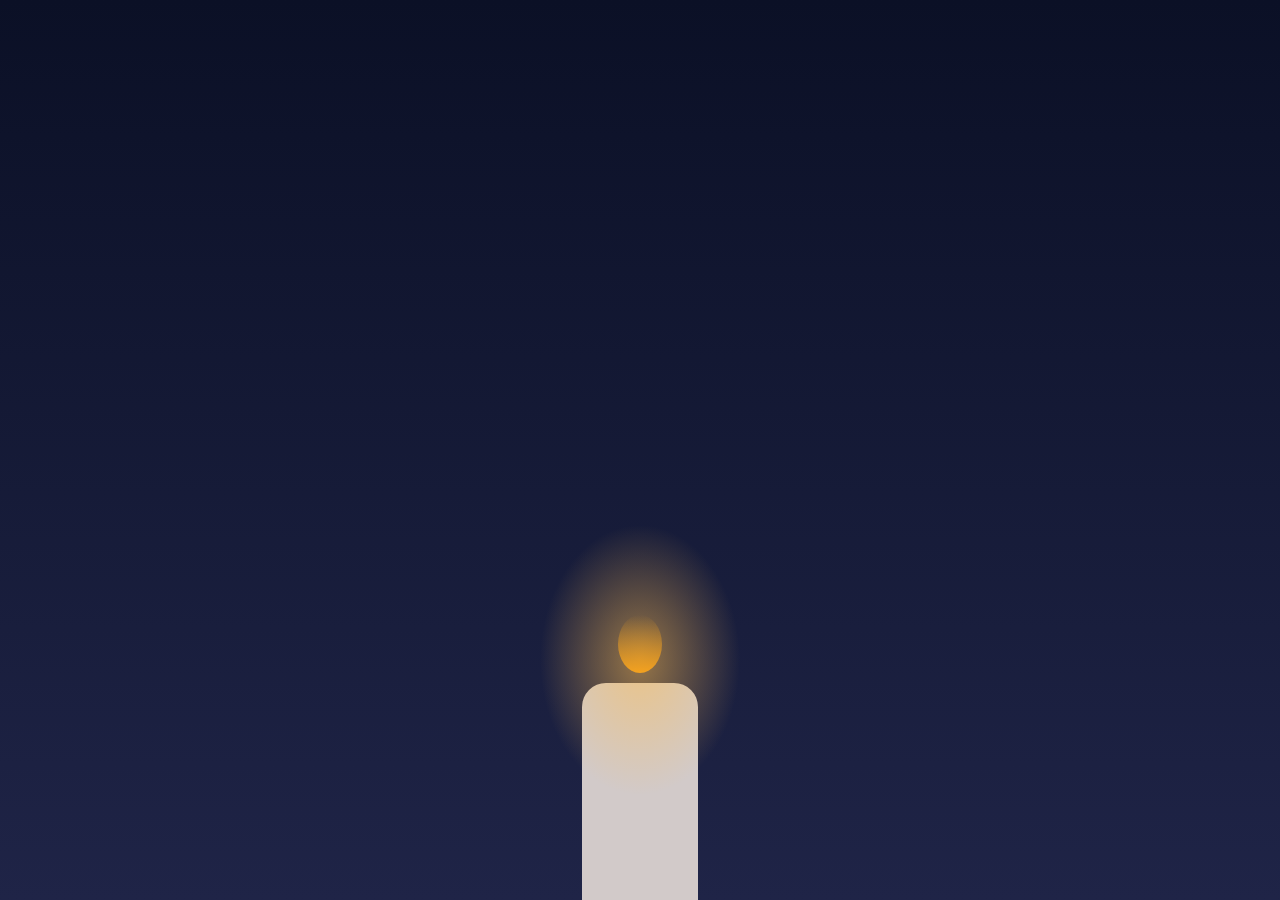
<file: projects/candle /index.html>
<!DOCTYPE html>
<html>
<head>
  <meta charset="utf-8">
  <meta name="viewport" content="width=device-width, initial-scale=1">
  <link rel="stylesheet" type="text/css" href="main.css">
  <title>Candle Clock</title>
</head>
<body>
  <div class="wrapper">
    <div class="candle">
      <div class="glow"></div>
      <div class="flame"></div>
      <div class="candle-body"></div>
    </div>
  </div>

  <script src="main.js" type="text/javascript"></script>
</body>
</html>
</file>
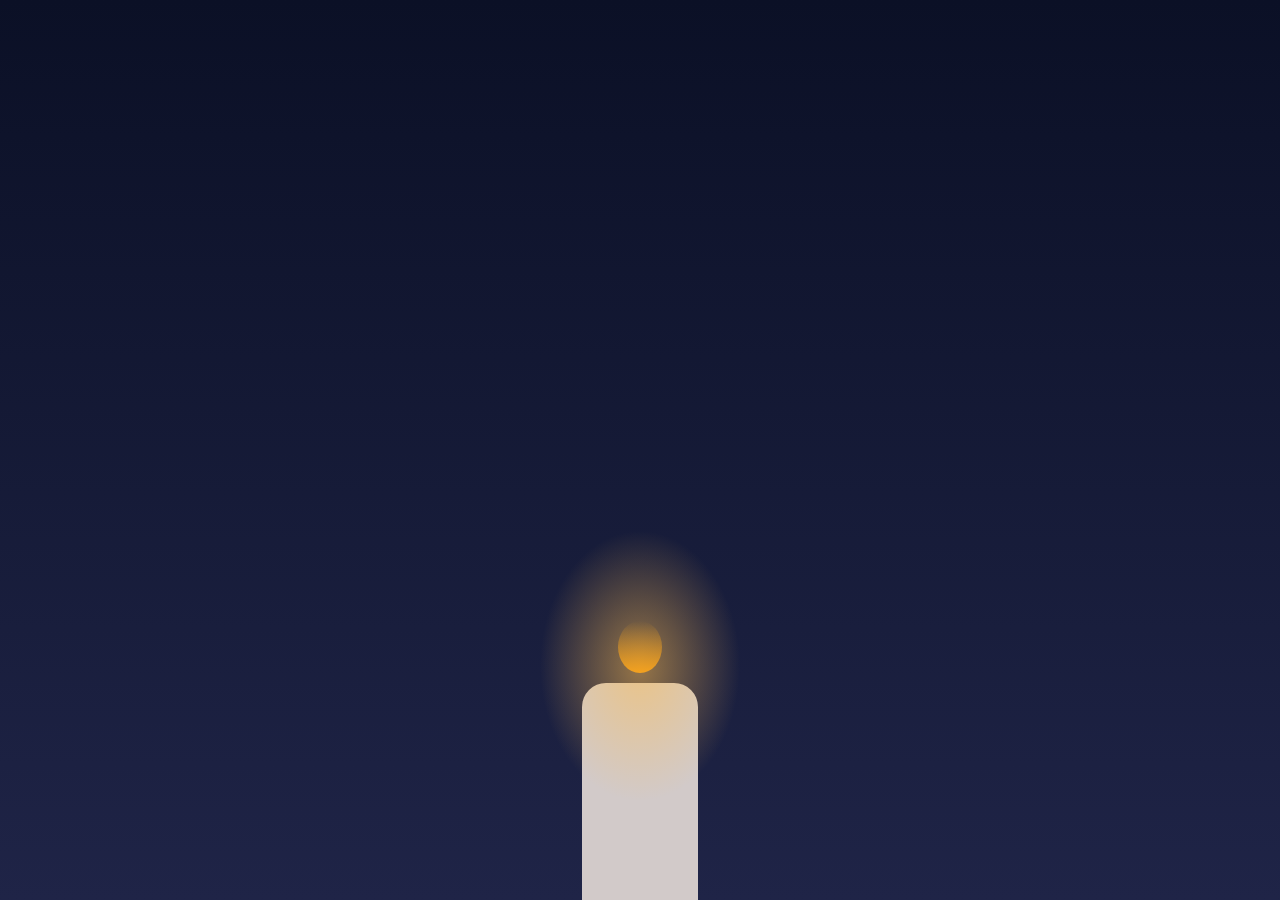
<file: projects/clock/index.html>
<!DOCTYPE html>
<html>
<head>
  <meta charset="utf-8">
  <meta name="viewport" content="width=device-width, initial-scale=1">
  <link rel="stylesheet" type="text/css" href="main.css">
  <title>Candle Clock</title>
</head>
<body>
  <div class="wrapper">
    <div class="candle">
      <div class="glow"></div>
      <div class="flame"></div>
      <div class="candle-body"></div>
    </div>
  </div>
</body>
</html>

<script src="main.js" type="text/javascript"></script>
</file>
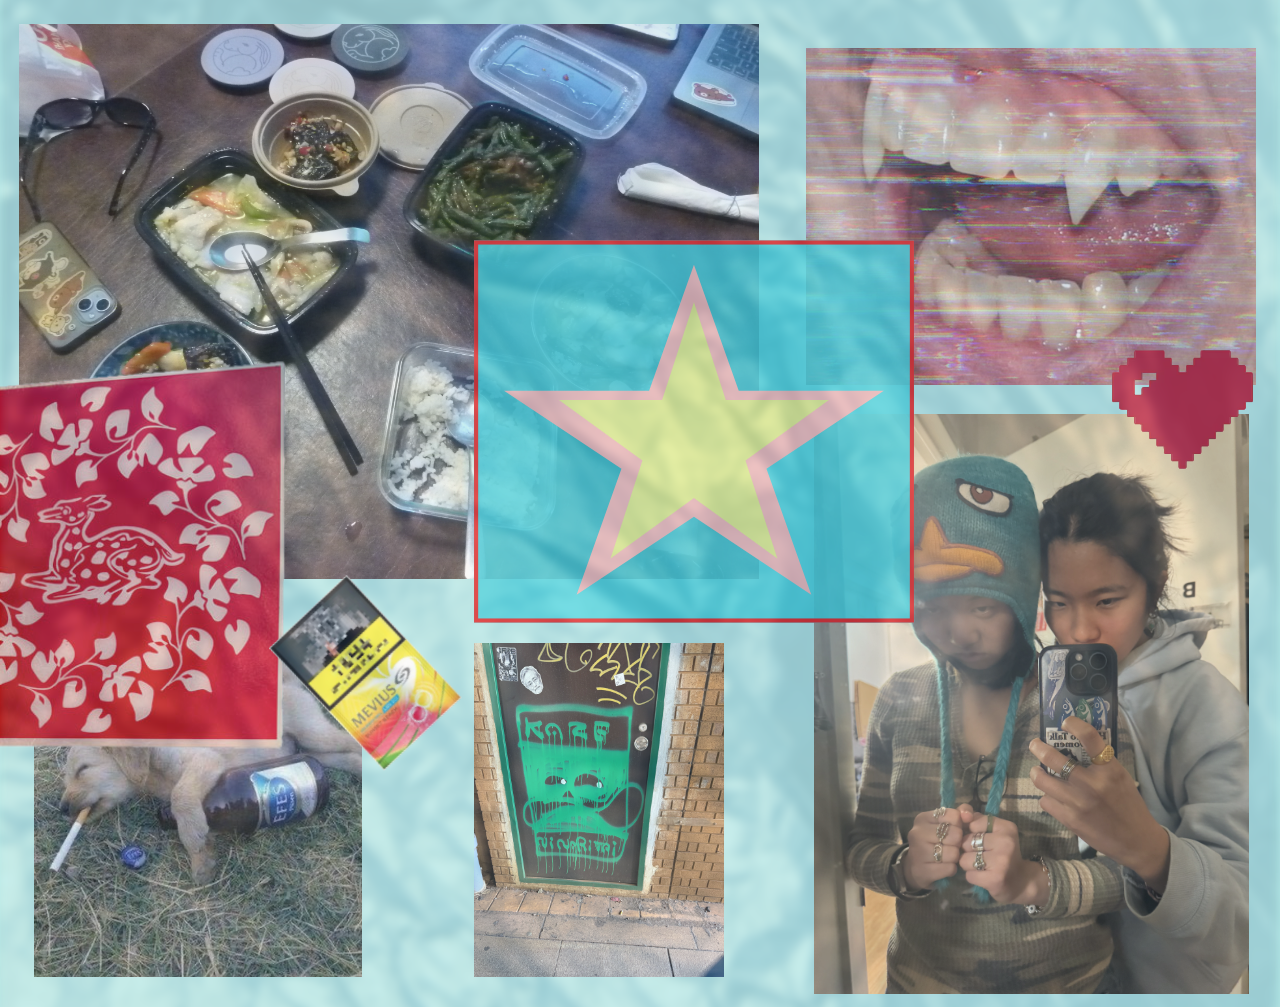
<file: projects/design/index.html>
<!doctype html>
<html lang="en">
  <head>
    <meta charset="UTF-8" />
    <meta
      name="viewport"
      content="width=device-width, initial-scale=1"
    />

    <title>Photo Collage</title>

    <link rel="stylesheet" href="styles.css" />
  </head>

  <body>
    <main class="collage" aria-label="Photo scrapbook collage">
    
      <img
        class="collage-image food"
        src="images/food.jpg"
        alt="Food spread"
      />

      <img
        class="collage-image teeth"
        src="images/teeth.jpeg"
        alt="Close-up of teeth"
      />

      <img
        class="collage-image star"
        src="images/star.svg"
        alt=""
        aria-hidden="true"
      />

      <img
        class="collage-image dogbeer"
        src="images/dogbeer.jpg"
        alt="Sleepy dog with a beer"
      />

      <img
        class="collage-image graffiti"
        src="images/graffiti.jpg"
        alt="Graffiti artwork"
      />

      <img
        class="collage-image mirror"
        src="images/mirror-selfie.jpg"
        alt="Mirror selfie"
      />

      <img
        class="collage-image cig"
        src="images/cig.svg"
        alt="Cigarette package"
      />

      <img
        class="collage-image deer"
        src="images/deer.png"
        alt="Deer"
      />

      <img
        class="collage-image heart"
        src="images/pixel-heart.svg"
        alt=""
        aria-hidden="true"
      />

      <img
        class="plastic-texture"
        src="images/plastic-texture.png"
        alt=""
        aria-hidden="true"
      />
    </main>
  </body>
</html>
</file>
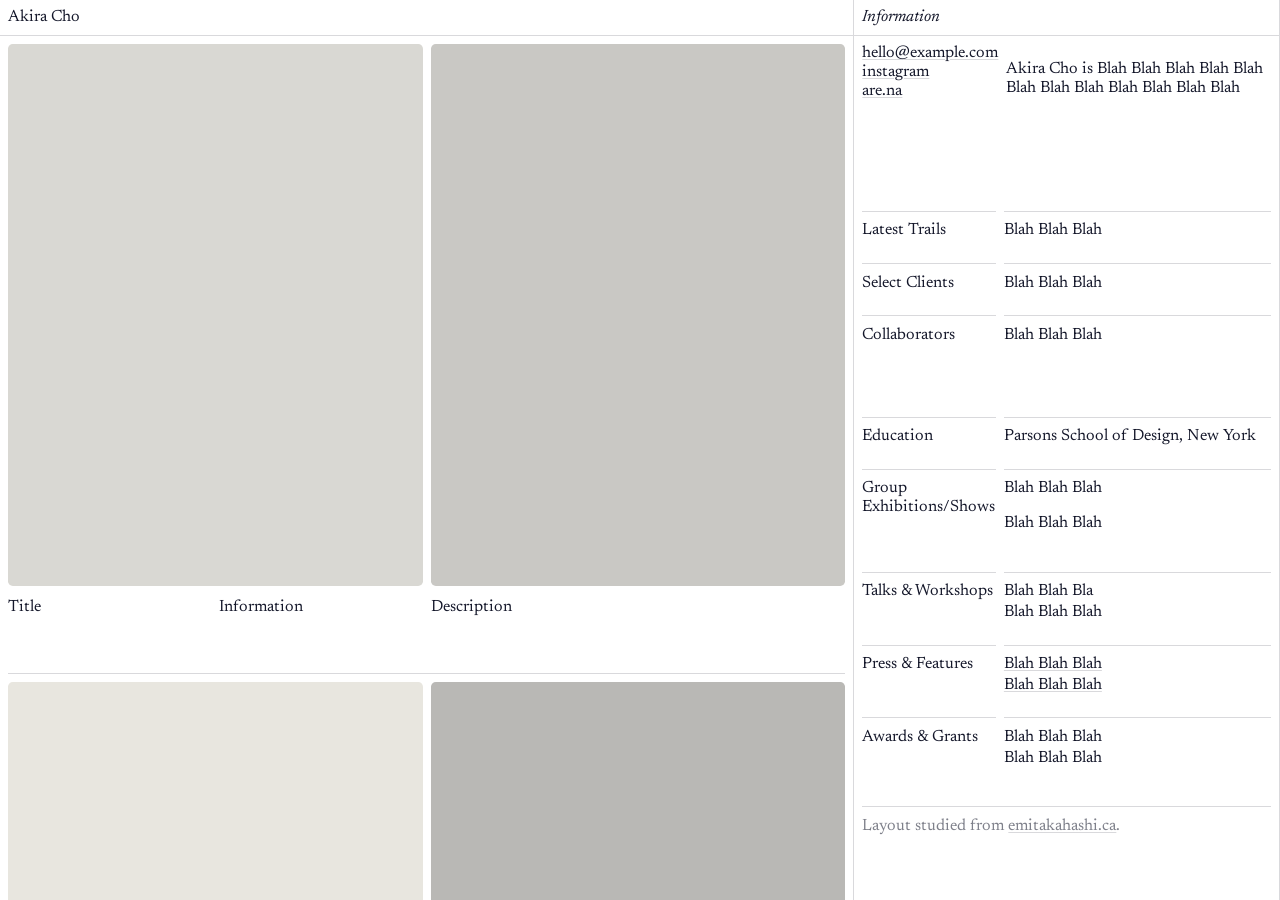
<file: projects/grid/grid.html>
<!DOCTYPE html>
<html lang="en">
<head>
<meta charset="utf-8">
<meta name="viewport" content="width=device-width, initial-scale=1">
<title>Akira Cho</title>
<link rel="preconnect" href="https://fonts.googleapis.com">
<link rel="preconnect" href="https://fonts.gstatic.com" crossorigin>
<link href="https://fonts.googleapis.com/css2?family=Newsreader:ital,opsz,wght@0,6..72,400;0,6..72,500;1,6..72,400;1,6..72,500&family=Syne:wght@600;800&display=swap" rel="stylesheet">
<link rel="stylesheet" href="styles.css">
</head>
<body>
<div class="shell">

  <header class="site-header">
    <nav class="site-nav" aria-label="Main">
      <div class="wordmark">
        <span>Akira Cho</span>
      </div>
    </nav>
    <div class="info-label">Information</div>
  </header>

  <div class="body">

    <main class="projects" >
      <article class="project" >
        <div class="project-media">
      <div class="tile t-1"></div>
          <div class="tile t-2"></div>
        </div>
        <div class="project-meta">
          <div>
            <span>Title</span>
          </div>
          <div>
           <span>Information</span>
            </ul>
          </div>
          <div>
            <span>Description</span>
          </div>
        </div>
      </article>

      <article class="project sq">
        <div class="project-media">
          <div class="tile t-3"></div>
          <div class="tile t-4"></div>
        </div>
        <div class="project-meta">
          <div>
            <span>Title</span>
          </div>
          <div>
           <span>Information</span>
            </ul>
          </div>
          <div>
            <span>Description</span>
          </div>
        </div>
      </article>

      <article class="project r45" >
        <div class="project-media">
          <div class="tile t-5"></div>
          <div class="tile t-6"></div>
        </div>
        <div class="project-meta">
          <div>
            <span>Title</span>
          </div>
          <div>
           <span>Information</span>
            </ul>
          </div>
          <div>
            <span>Description</span>
          </div>
        </div>
      </article>

      <article class="project r45" >
        <div class="project-media">
          <div class="tile t-7"></div>
          <div class="tile t-8"></div>
        </div>
        <div class="project-meta">
          <div>
            <span>Title</span>
          </div>
          <div>
           <span>Information</span>
            </ul>
          </div>
          <div>
            <span>Description</span>
          </div>
        </div>
      </article>




    </main>

    <aside class="info" aria-label="Information">
      <div class="info-intro">
        <ul>
          <li><a href="mailto:hello@example.com">hello@example.com</a></li>
          <li><a href="https://www.instagram.com/">instagram</a></li>
          <li><a href="https://www.are.na/">are.na</a></li>
        </ul>
        <p>Akira Cho is Blah Blah Blah Blah Blah Blah Blah Blah Blah Blah Blah Blah</p>
      </div>

      <div class="info-row">
        <div>Latest Trails</div>
       <div>Blah Blah Blah</div>
      </div>

      <div class="info-row">
        <div>Select Clients</div>
        <div>Blah Blah Blah</div>
      </div>

      <div class="info-row gap-after">
        <div>Collaborators</div>
        <div>Blah Blah Blah</div>
      </div>

      <div class="info-row">
        <div>Education</div>
        <div class="lines">
          <span>Parsons School of Design, New York</span>
        </div>
      </div>

      <div class="info-row">
        <div>Group Exhibitions/Shows</div>
        <div>
          <p>Blah Blah Blah</p>
          <p>Blah Blah Blah</p>
        </div>
      </div>

      <div class="info-row">
        <div>Talks &amp; Workshops</div>
        <div class="lines">
          <span>Blah Blah Bla</span>
          <span>Blah Blah Blah</span>
        </div>
      </div>

      <div class="info-row">
        <div>Press &amp; Features</div>
        <div class="lines">
          <a href="#">Blah Blah Blah</a>
          <a href="#">Blah Blah Blah</a>
        </div>
      </div>

      <div class="info-row">
        <div>Awards &amp; Grants</div>
        <div class="lines">
          <span>Blah Blah Blah</span>
          <span>Blah Blah Blah</span>
        </div>
      </div>

      <div class="stamp">
        Layout studied from <a href="https://emitakahashi.ca" target="_blank" rel="noopener">emitakahashi.ca</a>.
      </div>

    </aside>
  </div>

</div>
</body>
</html>
</file>
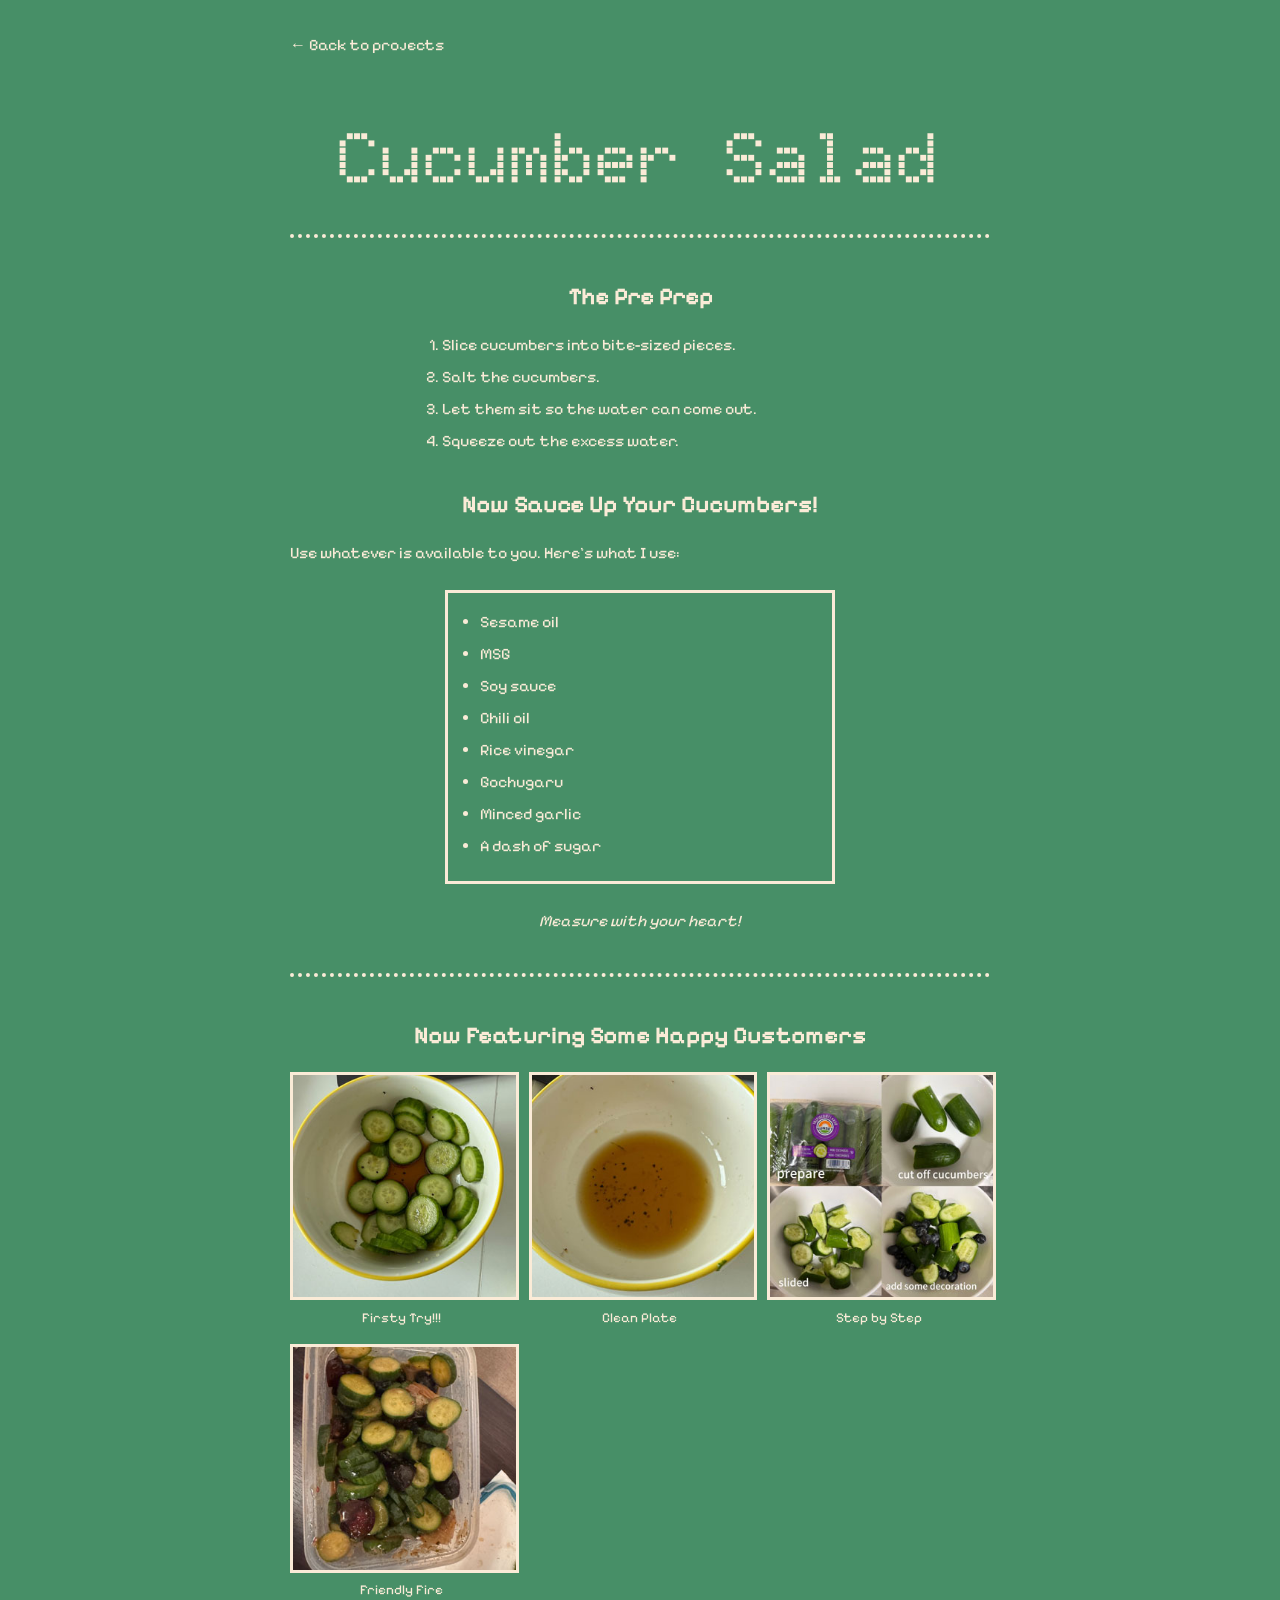
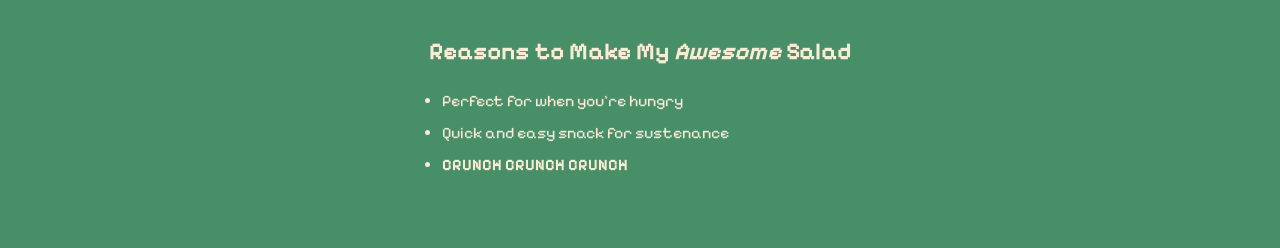
<file: projects/recipe/recipe.html>
<!DOCTYPE html>
<html lang="en">
<head>
  <meta charset="utf-8">
  <meta name="viewport" content="width=device-width, initial-scale=1">
  <link rel="stylesheet" href="main.css">
  <title>Akira's Cucumber Salad</title>
</head>
<body>
  <main class="page">
   <a class="back" href="../../index.html">&larr; Back to projects</a>
    <header>
      <h1>Cucumber Salad</h1>
    </header>

    <hr>

    <section>
      <h2>The Pre Prep</h2>
      <ol>
        <li>Slice cucumbers into bite-sized pieces.</li>
        <li>Salt the cucumbers.</li>
        <li>Let them sit so the water can come out.</li>
        <li>Squeeze out the excess water.</li>
      </ol>
    </section>

    <section>
      <h2>Now Sauce Up Your Cucumbers!</h2>
      <p>Use whatever is available to you. Here's what I use:</p>
      <ul class="ingredients">
        <li>Sesame oil</li>
        <li>MSG</li>
        <li>Soy sauce</li>
        <li>Chili oil</li>
        <li>Rice vinegar</li>
        <li>Gochugaru</li>
        <li>Minced garlic</li>
        <li>A dash of sugar</li>
      </ul>
      <p class="note">Measure with your heart!</p>
    </section>

    <hr>

    <section>
      <h2>Now Featuring Some Happy Customers</h2>
      <div class="image-container">
        <figure>
          <img src="imgs/ogcucu.jpg" alt="Friend eating the cucumber salad">
          <figcaption>Firsty Try!!!</figcaption>
        </figure>
        <figure>
          <img src="imgs/awesomecu.jpg" alt="Bowl of cucumber salad">
          <figcaption>Clean Plate</figcaption>
        </figure>
        <figure>
          <img src="imgs/4cucu.jpg" alt="Four servings of cucumber salad">
          <figcaption>Step by Step</figcaption>
        </figure>
        <figure>
          <img src="imgs/lastcucu.jpg" alt="Last bite of cucumber salad">
          <figcaption>Friendly Fire</figcaption>
        </figure>
      </div>
    </section>

    <section>
      <h2>Reasons to Make My <em>Awesome</em> Salad</h2>
      <ul class="reasons">
        <li>Perfect for when you're hungry</li>
        <li>Quick and easy snack for sustenance</li>
        <li><strong class="crunch">CRUNCH CRUNCH CRUNCH</strong></li>
      </ul>
    </section>
  </main>
</body>
</html>
</file>
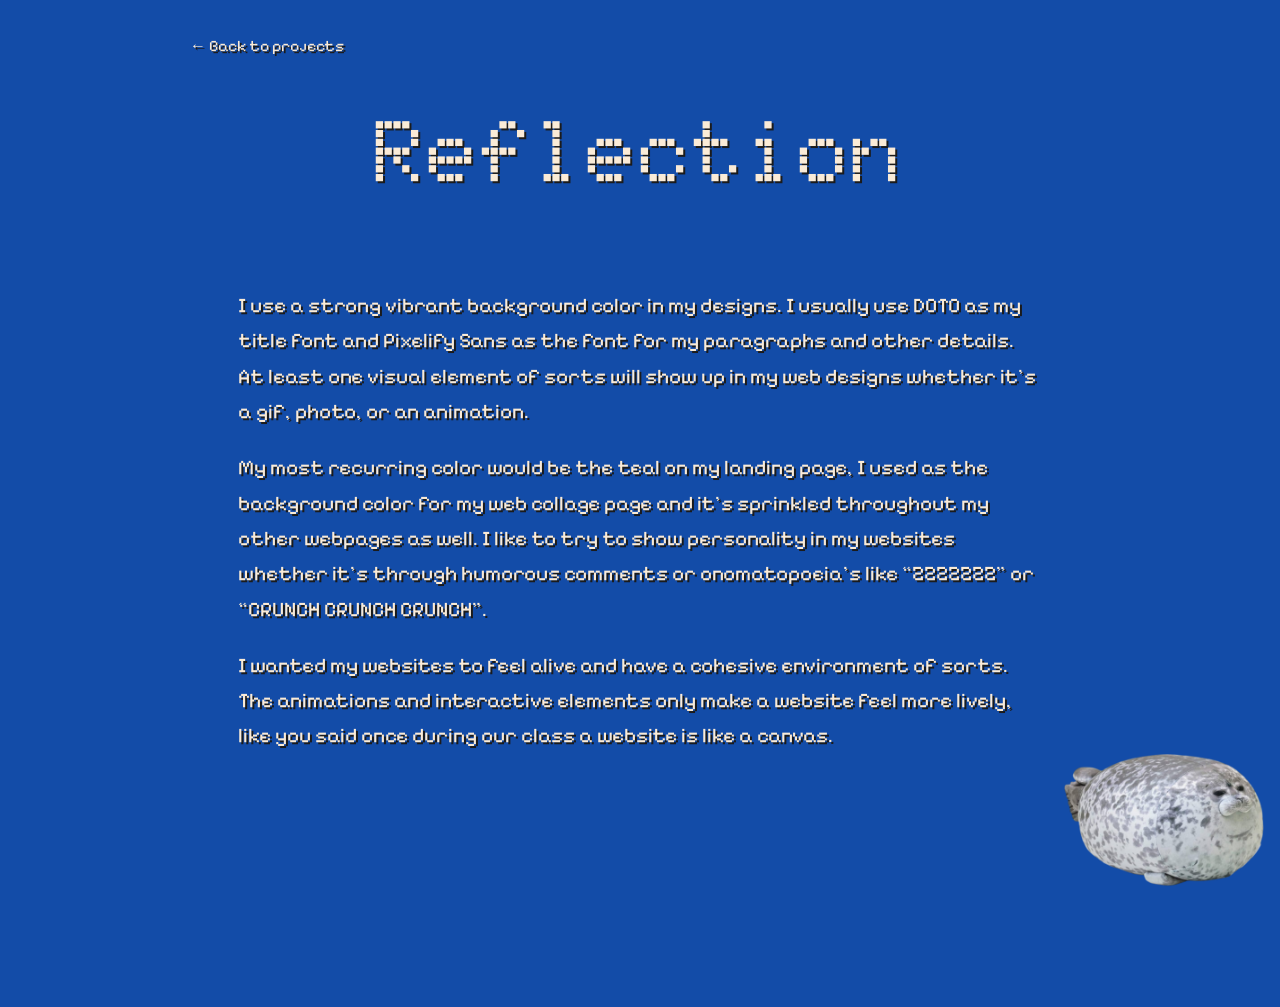
<file: projects/reflection/reflection.html>
<!DOCTYPE html>
<html lang="en">
<head>
  <meta charset="utf-8">
  <meta name="viewport" content="width=device-width, initial-scale=1">
  <link rel="stylesheet" href="main.css">
  <title>Akira's Project Reflection</title>
</head>
<body>
  <main class="page">
    <a class="back" href="../../index.html">&larr; Back to projects</a>

    <h1>Reflection</h1>

    <article class="box">
      <p>I use a strong vibrant background color in my designs. I usually use DOTO as my title font and Pixelify Sans as the font for my paragraphs and other details. At least one visual element of sorts will show up in my web designs whether it&rsquo;s a gif, photo, or an animation.</p>

      <p>My most recurring color would be the teal on my landing page, I used as the background color for my web collage page and it&rsquo;s sprinkled throughout my other webpages as well. I like to try to show personality in my websites whether it&rsquo;s through humorous comments or onomatopoeia&rsquo;s like &ldquo;ZZZZZZZ&rdquo; or &ldquo;CRUNCH CRUNCH CRUNCH&rdquo;.</p>

      <p>I wanted my websites to feel alive and have a cohesive environment of sorts. The animations and interactive elements only make a website feel more lively, like you said once during our class a website is like a canvas.</p>
    </article>
  </main>

  <div class="seal-bounce">
    <img class="floppy-seal" src="imgs/fat seal.svg" alt="A seal flopping up and down">
  </div>
</body>
</html>
</file>
<file: projects/candle /main.css>
body {
  margin: 0;
}

.wrapper {
  height: 100vh;
  display: flex;
  justify-content: center;
  align-items: flex-end;     
  overflow: hidden;
}


.morning {
  background: linear-gradient(to bottom, #7fb2e5, #fbd3a0);  
}

.afternoon {
  background: linear-gradient(to bottom, #2f80d8, #a8dcf5);  
}

.evening {
  background: linear-gradient(to bottom, #5b5aa8, #f28e5c);   
}

.night {
  background: linear-gradient(to bottom, #0b1026, #1f2447);
}


.candle {
  position: relative;
  display: flex;
  flex-direction: column;
  align-items: center;
}

.candle-body {
  width: 116px;
  height: 250px;              
  background-color: #d2cac9;
  border-radius: 24px 24px 0 0;
  transition: height 1s;    
}

.flame {
  width: 44px;
  height: 56px;              
  margin-bottom: 10px;
  background: linear-gradient(to bottom, rgba(244, 162, 31, 0) 0%, #f4a21f 100%);
  border-radius: 50%;
  transform-origin: 50% 100%; 
  animation: flicker 0.8s ease-in-out infinite;
  transition: height 1s;
  position: relative;
  z-index: 2;
}

.glow {
  position: absolute;
  left: 50%;
  top: 0;
  width: 200px;
  height: 270px;
  margin-left: -100px;
  margin-top: -90px;
  background: radial-gradient(ellipse closest-side, rgba(255, 190, 80, 0.55) 0%, rgba(255, 190, 80, 0) 100%);
  animation: glow-flicker 1.1s ease-in-out infinite;
  transition: transform 0.5s;
  z-index: 1;
}


@keyframes flicker {
  0%, 100% { transform: scale(1, 1) rotate(0deg); }
  20%      { transform: scale(0.92, 1.1) rotate(-2deg); }
  40%      { transform: scale(1.08, 0.9) rotate(2deg); }
  60%      { transform: scale(0.95, 1.12) rotate(-1deg); }
  80%      { transform: scale(1.05, 0.95) rotate(2deg); }
}

@keyframes glow-flicker {
  0%, 100% { opacity: 0.85; }
  30%      { opacity: 0.6; }
  60%      { opacity: 1; }
}
</file>
<file: projects/clock/main.css>
body {
  margin: 0;
}

.wrapper {
  height: 100vh;
  display: flex;
  justify-content: center;
  align-items: flex-end;     
  overflow: hidden;
}


.morning {
  background: linear-gradient(to bottom, #7fb2e5, #fbd3a0);  
}

.afternoon {
  background: linear-gradient(to bottom, #2f80d8, #a8dcf5);  
}

.evening {
  background: linear-gradient(to bottom, #5b5aa8, #f28e5c);   
}

.night {
  background: linear-gradient(to bottom, #0b1026, #1f2447);
}


.candle {
  position: relative;
  display: flex;
  flex-direction: column;
  align-items: center;
}

.candle-body {
  width: 116px;
  height: 250px;              
  background-color: #d2cac9;
  border-radius: 24px 24px 0 0;
  transition: height 1s;    
}

.flame {
  width: 44px;
  height: 56px;              
  margin-bottom: 10px;
  background: linear-gradient(to bottom, rgba(244, 162, 31, 0) 0%, #f4a21f 100%);
  border-radius: 50%;
  transform-origin: 50% 100%; 
  animation: flicker 0.8s ease-in-out infinite;
  transition: height 1s;
  position: relative;
  z-index: 2;
}

.glow {
  position: absolute;
  left: 50%;
  top: 0;
  width: 200px;
  height: 270px;
  margin-left: -100px;
  margin-top: -90px;
  background: radial-gradient(ellipse closest-side, rgba(255, 190, 80, 0.55) 0%, rgba(255, 190, 80, 0) 100%);
  animation: glow-flicker 1.1s ease-in-out infinite;
  transition: transform 0.5s;
  z-index: 1;
}


@keyframes flicker {
  0%, 100% { transform: scale(1, 1) rotate(0deg); }
  20%      { transform: scale(0.92, 1.1) rotate(-2deg); }
  40%      { transform: scale(1.08, 0.9) rotate(2deg); }
  60%      { transform: scale(0.95, 1.12) rotate(-1deg); }
  80%      { transform: scale(1.05, 0.95) rotate(2deg); }
}

@keyframes glow-flicker {
  0%, 100% { opacity: 0.85; }
  30%      { opacity: 0.6; }
  60%      { opacity: 1; }
}
</file>
<file: projects/design/styles.css>
@import url('https://fonts.googleapis.com/css2?family=Doto:wght@100..900&family=Pixelify+Sans:wght@400..700&display=swap');
* {
  box-sizing: border-box;
}

html,
body {
  min-height: 100%;
  margin: 0;
}

body {
  overflow-x: hidden;
  background: #b4e9e7;
}

img {
  display: block;
}


.collage {
  position: relative;
  isolation: isolate;
  width: 100%;
  min-height: 100vh;
  min-height: 100dvh;
  aspect-ratio: 1512 / 1190;
  overflow: hidden;
  background:
    radial-gradient(
      circle at 38% 31%,
      rgb(113 221 224 / 42%),
      transparent 22%
    ),
    #b4e9e7;
}


.collage-image {
  position: absolute;
  display: block;
  max-width: none;
  margin: 0;
  object-fit: cover;
  user-select: none;
  -webkit-user-drag: none;
}


.food {
  top: 2.35%;
  left: 1.46%;
  z-index: 1;
  width: 57.87%;
  height: 55.13%;
}

.teeth {
  top: 4.79%;
  left: 62.98%;
  z-index: 2;
  width: 35.12%;
  height: 33.45%;
}

.dogbeer {
  top: 64.45%;
  left: 2.65%;
  z-index: 2;
  width: 25.6%;
  height: 32.5%;
}

.graffiti {
  top: 63.87%;
  left: 37.04%;
  z-index: 3;
  width: 19.51%;
  height: 33.1%;
}

.mirror {
  top: 41.09%;
  left: 63.58%;
  z-index: 4;
  width: 33.99%;
  height: 57.56%;
}

.star {
  top: 23.78%;
  left: 37.04%;
  z-index: 6;
  width: 34.39%;
  height: auto;
  object-fit: contain;
  transform-origin: center;
  will-change: transform, filter;
  animation: star-pulse 3.5s ease-in-out infinite;
}

@keyframes star-pulse {
  0%,
  100% {
    transform: scale(1) rotate(-1deg);
    filter:
      drop-shadow(0 0 6px rgb(255 50 120 / 50%))
      drop-shadow(0 0 14px rgb(255 245 100 / 35%));
  }

  50% {
    transform: scale(1.04) rotate(1deg);
    filter:
      drop-shadow(0 0 14px rgb(255 50 120 / 80%))
      drop-shadow(0 0 30px rgb(255 245 100 / 65%));
  }
}

.star:hover {
  animation-duration: 0.7s;
  filter: saturate(1.5);
}

.cig {
  top: 57.1%;
  left: 22.3%;
  z-index: 7;
  width: 12.61%;
  height: auto;
  object-fit: contain;
  transform: rotate(-21.64deg);
  transform-origin: center;
  will-change: transform;
}

.cig:hover {
  animation: cig-wiggle 0.45s steps(3, end) infinite;
}

@keyframes cig-wiggle {
  0%,
  100% {
    transform: rotate(-21.64deg) translate(0, 0);
  }

  33% {
    transform: rotate(-17deg) translate(3px, -2px);
  }

  66% {
    transform: rotate(-24deg) translate(-2px, 2px);
  }
}


.deer {
  top: 35.29%;
  left: -8.13%;
  z-index: 5;
  width: 31.81%;
  height: 40.25%;
  object-fit: cover;
}


.heart {
  top: 31.5%;
  left: 85.15%;
  z-index: 12;
  width: 14.48%;
  height: auto;
  object-fit: contain;
  transform-origin: center;
  will-change: transform, filter;
  animation: pixel-heartbeat 1.4s steps(2, end) infinite;
}

@keyframes pixel-heartbeat {
  0%,
  40%,
  100% {
    transform: rotate(10.86deg) scale(1);
    filter: drop-shadow(0 0 0 rgb(255 0 60 / 0%));
  }

  15% {
    transform: rotate(8deg) scale(1.12);
    filter: drop-shadow(0 0 12px rgb(255 0 60 / 55%));
  }

  25% {
    transform: rotate(11deg) scale(1.05);
    filter: drop-shadow(0 0 6px rgb(255 0 60 / 35%));
  }
}


.plastic-texture {
  position: absolute;
  top: -40.92%;
  left: -0.07%;
  z-index: 20;
  width: 100.09%;
  height: 169.49%;
  max-width: none;
  object-fit: cover;
  opacity: 0.25;
  filter: blur(5px);
  pointer-events: none;
  user-select: none;
  transform: rotate(0.12deg);
}


@media (max-aspect-ratio: 4 / 5) {
  .collage {
    min-height: 145vh;
    min-height: 145dvh;
    aspect-ratio: auto;
  }

  .food {
    top: 2%;
    left: 3%;
    width: 94%;
    height: 35%;
  }

  .teeth {
    top: 23%;
    left: 48%;
    width: 50%;
    height: 22%;
  }

  .star {
    top: 32%;
    left: 8%;
    width: 64%;
    height: auto;
  }

  .heart {
    top: 39%;
    left: 73%;
    width: 25%;
  }

  .deer {
    top: 43%;
    left: -20%;
    width: 63%;
    height: 28%;
  }

  .dogbeer {
    top: 59%;
    left: 3%;
    width: 46%;
    height: 22%;
  }

  .cig {
    top: 59%;
    left: 38%;
    width: 23%;
    height: auto;
  }

  .graffiti {
    top: 77%;
    left: 5%;
    width: 42%;
    height: 21%;
  }

  .mirror {
    top: 57%;
    left: 50%;
    width: 48%;
    height: 41%;
  }

  .plastic-texture {
    top: -10%;
    left: -20%;
    width: 140%;
    height: 130%;
  }
}
</file>
<file: projects/grid/styles.css>
:root {
  --bg: #ffffff;
  --ink: #14172a;
  --ink-soft: rgba(20, 23, 42, 0.55);
  --rule: rgba(20, 23, 42, 0.16);
  --accent: var(--ink);
  --gap: 0.5rem;
  --radius: 0.3rem;
  --border: 0.1rem solid var(--rule);
}


html, body { height: 100%; }

body {
  margin: 0;
  background: var(--bg);
  color: var(--ink);
  font-family: "Newsreader", Georgia, serif;
  font-size: 1.02rem;
  line-height: 1.17;
}

a { color: inherit; text-decoration-color: var(--rule); text-underline-offset: 2px; }
a:hover { color: var(--accent); text-decoration-color: currentColor; }
a:focus-visible { outline: 2px solid var(--accent); outline-offset: 2px; }

.shell {
  height: 100%;
  display: grid;
  grid-template-rows: auto minmax(0, 1fr) auto;
}

.site-header {
  display: grid;
  grid-template-columns: repeat(12, 1fr);
  border-block-end: var(--border);
}

.site-nav {
  grid-column: span 8;
  display: flex;
  justify-content: space-between;
  align-items: baseline;
  gap: var(--gap);
  padding: 0.5rem;
}

.wordmark { display: flex; gap: 0.9rem; align-items: baseline; }

.info-label {
  grid-column: span 4;
  padding: 0.5rem;
  font-style: italic;
  border-inline: var(--border);
}

.body {
  display: grid;
  grid-template-columns: repeat(12, 1fr);
  min-height: 0;
}

.projects {
  grid-column: span 8;
  overflow-y: auto;
  padding: 0.5rem;
  display: grid;
  align-content: start;
}

.info {
  grid-column: span 4;
  overflow-y: auto;
  padding: 0.5rem;
  border-inline: var(--border);
  display: grid;
  align-content: start;
}

.project {
  --ar: 3 / 4;
  display: grid;
  gap: var(--gap);
  padding-block-end: 3.5rem;
  border-block-end: var(--border);
}
.project + .project { padding-block-start: 0.5rem; }
.project.sq { --ar: 1 / 1; }
.project.r45 { --ar: 4 / 5; }
.project.r43 { --ar: 4 / 3; }

.project-media {
  display: grid;
  grid-template-columns: 1fr 1fr;
  gap: var(--gap);
}

.tile {
  aspect-ratio: var(--ar, 3 / 4);
  border-radius: var(--radius);
  display: grid;
  place-items: center;
  padding: 1rem;
  text-align: center;
  color: rgba(255, 255, 255, 0.92);
  font-size: 0.8rem;
  font-style: italic;
  overflow: hidden;
}


.t-1  { background: #d9d8d3; }
.t-2  { background: #c9c8c4; }
.t-3  { background: #e8e6df; }
.t-4   { background: #b9b8b5; }
.t-5  { background: #dedcd4; }
.t-6 { background: #cfcdc8; }
.t-7 { background: #eceae4; }
.t-8  { background: #c1c0bc; }

.project-meta {
  display: grid;
  grid-template-columns: repeat(12, 1fr);
  gap: var(--gap);
  padding-block-start: 0.25rem;
}
.project-meta > :nth-child(1),
.project-meta > :nth-child(2) { grid-column: span 3; }
.project-meta > :nth-child(3) { grid-column: span 6; }

.field-label {
  display: block;
  margin-block-end: 1.5rem;
  font-style: italic;
  color: var(--ink);
}

.project-meta p { margin: 0 0 1rem; max-width: 70ch; }
.project-meta em { color: var(--ink-soft); }

.info-intro,
.info-row {
  display: grid;
  grid-template-columns: 1fr 2fr;
  gap: 0 var(--gap);
}
.info-intro { padding-block-end: 6rem; }
.info-intro ul { list-style: none; margin: 0; padding: 0; }

.info-row > * {
  border-block-start: var(--border);
  padding-block: 0.6rem 1.4rem;
}
.info-row.gap-after > * { padding-block-end: 4.5rem; }
.info-row p { margin: 0 0 1rem; }
.info-row .lines { display: grid; gap: 0.1rem; align-content: start; }
.info-row > :first-child { font-style: normal; }

.stamp {
  margin-block-start: 1rem;
  border-block-start: var(--border);
  padding-block: 0.6rem 1rem;
  color: var(--ink-soft);
}


@media (max-width: 800px) {
  html, body { height: auto; }
  .shell { height: auto; grid-template-rows: auto; }
  .site-header { grid-template-columns: 1fr; }
  .site-nav, .info-label { grid-column: 1 / -1; }
  .info-label { display: none; }
  .body { grid-template-columns: 1fr; }
  .projects, .info { grid-column: 1 / -1; overflow: visible; }
  .info { border-inline: 0; border-block-start: var(--border); }
  .project-media { grid-template-columns: 1fr; }
  .project-meta { grid-template-columns: 1fr; }
  .project-meta > :nth-child(n) { grid-column: 1 / -1; }
}

@media (prefers-reduced-motion: reduce) {
  * { transition: none !important; }
}
</file>
<file: projects/recipe/main.css>
@import url('https://fonts.googleapis.com/css2?family=Doto:wght@100..900&family=Pixelify+Sans:wght@400..700&display=swap');

body {
  background-color: #478f67;
  font-family: "Pixelify Sans", sans-serif;
  color: antiquewhite;
  line-height: 1.6;
  margin: 0;
}

.page {
  max-width: 700px;
  margin: 0 auto;
  padding: 2rem 1.25rem 4rem;
}

h1 {
  font-family: "Doto", sans-serif;
  font-weight: 800;
  font-size: clamp(2.5rem, 10vw, 4.5rem);
  line-height: 1;
  text-align: center;
  margin-bottom: 0.5rem;
}

h2 {
  font-size: 1.5rem;
  text-align: center;
  margin: 2rem 0 1rem;
}

.ingredients {
  border: 3px solid antiquewhite;
  padding: 1rem 2rem;
  max-width: 320px;
  margin: 1.5rem auto;
  }

.tagline,
.facts,
.note {
  text-align: center;
}

.facts {
  font-size: 0.9rem;
  opacity: 0.85;
}

.note {
  font-style: italic;
  margin-top: 1.5rem;
}


ol, ul {
  max-width: 420px;
  margin: 0 auto;
  padding-left: 1.5rem;
}

li {
  margin-bottom: 0.4rem;
}


hr {
  border: none;
  border-top: 4px dotted antiquewhite;
  margin: 2.5rem 0;
}


a {
  color: antiquewhite;
}

.back {
  display: inline-block;
  margin-bottom: 1rem;
  text-decoration: none;
}

.back:hover,
.back:focus {
  text-decoration: underline;
}

.image-container {
  display: grid;
  grid-template-columns: repeat(auto-fit, minmax(180px, 1fr));
  gap: 1rem;
}

.image-container figure {
  margin: 0;
}

.image-container img {
  width: 100%;
  aspect-ratio: 1 / 1;
  object-fit: cover;
  border: 3px solid antiquewhite;
  display: block;
}



figcaption {
  font-size: 0.85rem;
  text-align: center;
  margin-top: 0.4rem;
}

@keyframes flash {
  0%, 49%   { color: antiquewhite; }
  50%, 100% { color: #18f0ec; }
}

.crunch {
  animation: flash 1s steps(1) infinite;
}

@media (prefers-reduced-motion: reduce) {
  .crunch { animation: none; }
}
</file>
<file: projects/reflection/main.css>
@import url('https://fonts.googleapis.com/css2?family=Doto:wght@100..900&family=Pixelify+Sans:wght@400..700&display=swap');

body {
  background-color: #134ca8;
  font-family: "Pixelify Sans", sans-serif;
  color: antiquewhite;
  line-height: 1.7;
  margin: 0;
  text-shadow: 2px 2px 0 #1b1b1b;
}
.back {
  display: inline-block;
  margin-bottom: 1rem;
  color: antiquewhite;
  text-decoration: none;
  text-shadow: 2px 2px 0 #1b1b1b;
}

.back:hover,
.back:focus {
  color: #1b1b1b;
  text-shadow: none;
  text-decoration: underline;
}

h1 {
  font-family: "Doto", sans-serif;
  font-weight: 800;
  font-size: clamp(3rem, 12vw, 5.5rem);
  line-height: 1;
  text-align: center;
  margin: 2rem 0;
  color: antiquewhite;
  text-shadow: 4px 4px 0 a#1b1b1b;
}


.page {
  max-width: 900px;
  margin: 0 auto;   /* centers the column */
  padding: 2rem 1.25rem 10rem;
}

.box {
  padding: 2.5rem 3rem;
  font-size: 1.3rem;
  min-height: 60vh;
}

.seal-bounce {
  position: fixed;
  right: 1rem;
  bottom: 0.5rem;
  z-index: 10;
  width: min(200px, 40vw);
  pointer-events: none;
  transform-origin: 50% 100%;
  animation: seal-flop 2.4s ease-in-out infinite;
}

.floppy-seal {
  display: block;
  width: 100%;
  height: auto;
}

@keyframes seal-flop {
  0%, 100% { transform: translateY(0)     rotate(-4deg) scale(1, 1); }
  20%      { transform: translateY(-34px) rotate(7deg)  scale(0.94, 1.1); }
  38%      { transform: translateY(0)     rotate(-9deg) scale(1.12, 0.86); }
  52%      { transform: translateY(-14px) rotate(4deg)  scale(1, 1); }
  68%      { transform: translateY(0)     rotate(-3deg) scale(1.06, 0.93); }
  85%      { transform: translateY(-4px)  rotate(2deg)  scale(1, 1); }
}
</file>
